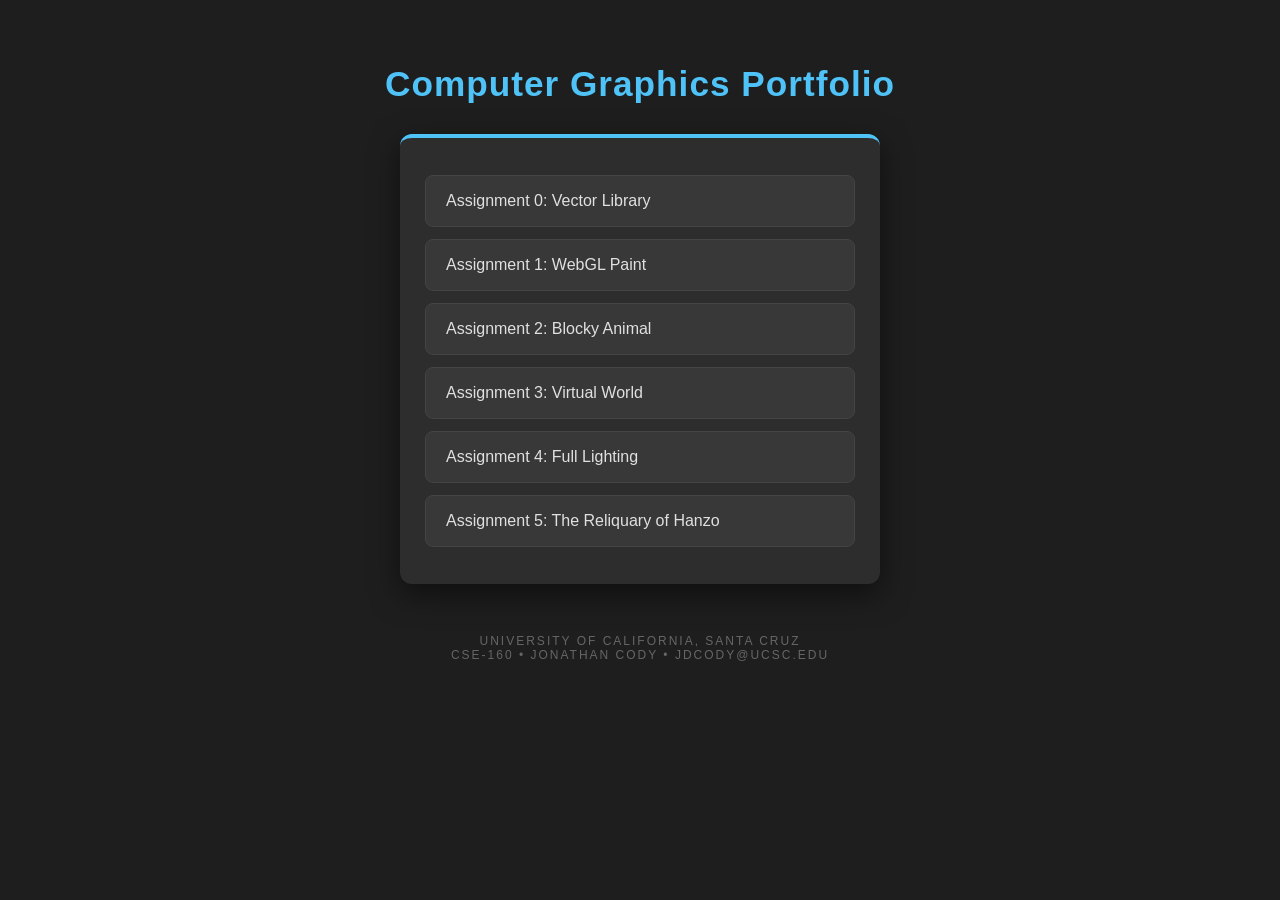
<file: index.html>
<!DOCTYPE html>
<html lang="en">
<head>
    <meta charset="UTF-8">
    <meta name="author" content="Jonathan Cody">
    <title>CSE-160: Assignments Portfolio</title>
    <style>
        body {
            font-family: 'Segoe UI', Tahoma, sans-serif;
            background-color: #1e1e1e;
            color: #e0e0e0;
            display: flex;
            flex-direction: column;
            align-items: center;
            padding: 40px 20px;
            margin: 0;
        }
        h1 {
            color: #4fc3f7;
            margin-bottom: 30px;
            font-size: 2.2rem;
            letter-spacing: 1px;
            text-align: center;
        }
        .portfolio-card {
            background-color: #2d2d2d;
            padding: 25px;
            border-radius: 12px;
            box-shadow: 0 10px 30px rgba(0, 0, 0, 0.5);
            width: 480px;
            box-sizing: border-box;
            border-top: 4px solid #4fc3f7;
        }
        ul {
            list-style: none;
            padding: 0;
            margin: 0;
        }
        li {
            margin: 12px 0;
        }
        a {
            color: #e0e0e0;
            text-decoration: none;
            display: block;
            padding: 16px 20px;
            background-color: #383838;
            border-radius: 8px;
            transition: all 0.2s ease-in-out;
            border: 1px solid #444;
            font-weight: 500;
        }
        a:hover {
            background-color: #444;
            color: #4fc3f7;
            border-color: #4fc3f7;
            transform: translateX(10px);
        }
        .footer {
            margin-top: 50px;
            font-size: 0.75rem;
            color: #666;
            text-transform: uppercase;
            letter-spacing: 2px;
            text-align: center;
        }
    </style>
</head>
<body>
    <h1>Computer Graphics Portfolio</h1>
    <div class="portfolio-card">
        <ul>
            <li><a href="asgn0/src/asgn0.html">Assignment 0: Vector Library</a></li>
            <li><a href="asgn1/src/asgn1.html">Assignment 1: WebGL Paint</a></li>
            <li><a href="asgn2/src/asgn2.html">Assignment 2: Blocky Animal</a></li>
            <li><a href="asgn3/src/asgn3.html">Assignment 3: Virtual World</a></li>
            <li><a href="asgn4/src/asgn4.html">Assignment 4: Full Lighting</a></li>
            <li><a href="asgn5/src/asgn5.html">Assignment 5: The Reliquary of Hanzo</a></li>
        </ul>
    </div>
    <div class="footer">University of California, Santa Cruz<br>CSE-160 &bull; Jonathan Cody &bull; jdcody@ucsc.edu</div>
</body>
</html>
</file>
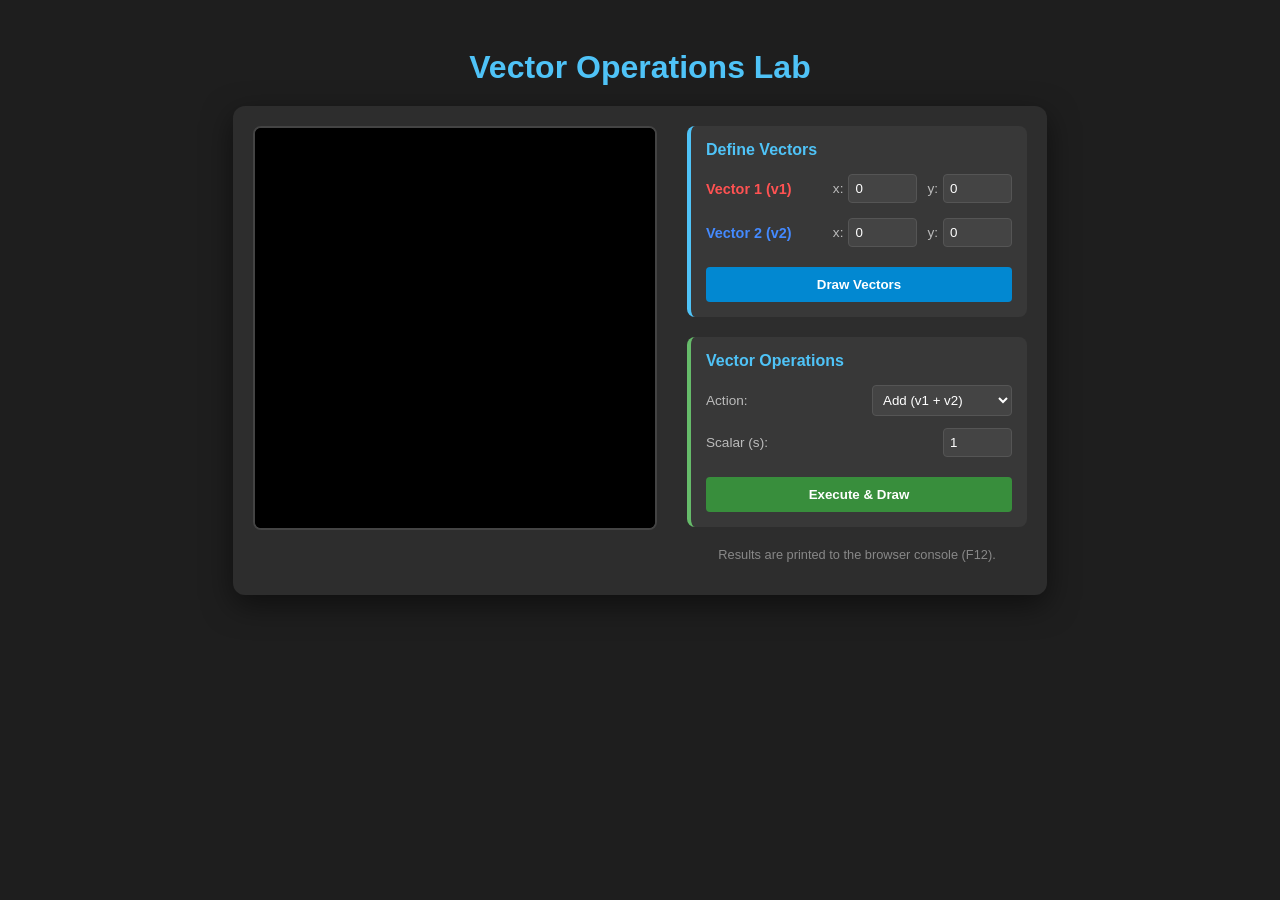
<file: asgn0/asgn0.html>
<!DOCTYPE html>
<html lang="en">
<head>
    <meta charset="utf-8" />
    <title>Assignment 0: Vector Visualizer</title>
    <style>
        body {
            font-family: 'Segoe UI', Tahoma, Geneva, Verdana, sans-serif;
            background-color: #1e1e1e;
            color: #e0e0e0;
            display: flex;
            flex-direction: column;
            align-items: center;
            padding: 20px;
        }
        h1 {
            margin-bottom: 20px;
            color: #4fc3f7;
        }
        .main-container {
            display: flex;
            gap: 30px;
            background-color: #2d2d2d;
            padding: 20px;
            border-radius: 12px;
            box-shadow: 0 10px 30px rgba(0,0,0,0.5);
            align-items: flex-start;
        }
        canvas {
            border: 2px solid #444;
            border-radius: 8px;
            background-color: #000;
        }
        .controls {
            display: flex;
            flex-direction: column;
            gap: 20px;
            min-width: 340px;
        }
        .control-group {
            background-color: #383838;
            padding: 15px;
            border-radius: 8px;
            border-left: 4px solid #4fc3f7;
        }
        .control-group h3 {
            margin-top: 0;
            margin-bottom: 15px;
            font-size: 1rem;
            color: #4fc3f7;
        }
        /* Fixed Input Row Layout */
        .vector-input-row {
            display: flex;
            align-items: center;
            justify-content: space-between;
            margin-bottom: 15px;
        }
        .label-box {
            width: 100px;
            font-size: 0.9rem;
            font-weight: bold;
        }
        .coord-inputs {
            display: flex;
            gap: 10px;
        }
        .input-item {
            display: flex;
            align-items: center;
            gap: 5px;
        }
        label {
            font-size: 0.85rem;
            color: #bbb;
        }
        input[type="number"], select {
            background-color: #444;
            border: 1px solid #555;
            color: white;
            padding: 6px;
            border-radius: 4px;
            outline: none;
            transition: border-color 0.2s, box-shadow 0.2s;
        }
        input[type="number"] {
            width: 55px;
        }
        select {
            width: 140px;
        }
        /* FIX: Ensure focused input is always on top so borders aren't hidden */
        input:focus, select:focus {
            border-color: #4fc3f7;
            box-shadow: 0 0 0 2px rgba(79, 195, 247, 0.3);
            position: relative;
            z-index: 10;
        }
        input[type="button"] {
            width: 100%;
            padding: 10px;
            border: none;
            border-radius: 4px;
            background-color: #0288d1;
            color: white;
            font-weight: bold;
            cursor: pointer;
            transition: background 0.2s;
            margin-top: 5px;
        }
        input[type="button"]:hover {
            background-color: #03a9f4;
        }
        .v1-label {
            color: #ff5252;
        }
        .v2-label {
            color: #448aff;
        }
        .op-row {
            display: flex;
            flex-direction: column;
            gap: 12px;
            margin-bottom: 15px;
        }
        .op-item {
            display: flex;
            justify-content: space-between;
            align-items: center;
        }
    </style>
</head>
<body onload="main()">
    <h1>Vector Operations Lab</h1>
    <div class="main-container">
        <canvas id="cnv1" width="400" height="400"></canvas>
        <div class="controls">
            <!-- Define Vectors Group -->
            <div class="control-group">
                <h3>Define Vectors</h3>
                <!-- Vector 1 Row -->
                <div class="vector-input-row">
                    <div class="label-box v1-label">Vector 1 (v1)</div>
                    <div class="coord-inputs">
                        <div class="input-item">
                            <label>x:</label>
                            <input type="number" id="v1x-id" value="0" step="0.1">
                        </div>
                        <div class="input-item">
                            <label>y:</label>
                            <input type="number" id="v1y-id" value="0" step="0.1">
                        </div>
                    </div>
                </div>
                <!-- Vector 2 Row -->
                <div class="vector-input-row">
                    <div class="label-box v2-label">Vector 2 (v2)</div>
                    <div class="coord-inputs">
                        <div class="input-item">
                            <label>x:</label>
                            <input type="number" id="v2x-id" value="0" step="0.1">
                        </div>
                        <div class="input-item">
                            <label>y:</label>
                            <input type="number" id="v2y-id" value="0" step="0.1">
                        </div>
                    </div>
                </div>
                <input type="button" value="Draw Vectors" onclick="handleDrawEvent()">
            </div>
            <!-- Operations Group -->
            <div class="control-group" style="border-left-color: #66bb6a;">
                <h3>Vector Operations</h3>
                <div class="op-row">
                    <div class="op-item">
                        <label>Action:</label>
                        <select id="operation-id">
                            <option value="add">Add (v1 + v2)</option>
                            <option value="sub">Subtract (v1 - v2)</option>
                            <option value="mul">Multiply</option>
                            <option value="div">Divide</option>
                            <option value="mag">Magnitude</option>
                            <option value="normal">Normalize</option>
                            <option value="between">Angle Between</option>
                            <option value="area">Area of Triangle</option>
                        </select>
                    </div>
                    <div class="op-item">
                        <label>Scalar (s):</label>
                        <input type="number" id="scalar-id" value="1" step="0.1">
                    </div>
                </div>
                <input type="button" value="Execute & Draw" onclick="handleDrawOperationEvent()" style="background-color: #388e3c;">
            </div>
            <p style="font-size: 0.8rem; color: #888; text-align: center; margin-top: 0;">
                Results are printed to the browser console (F12).
            </p>
        </div>
    </div>
    <script src="lib/cuon-matrix-cse160.js"></script>
    <script src="asgn0.js"></script>
</body>
</html>
</file>
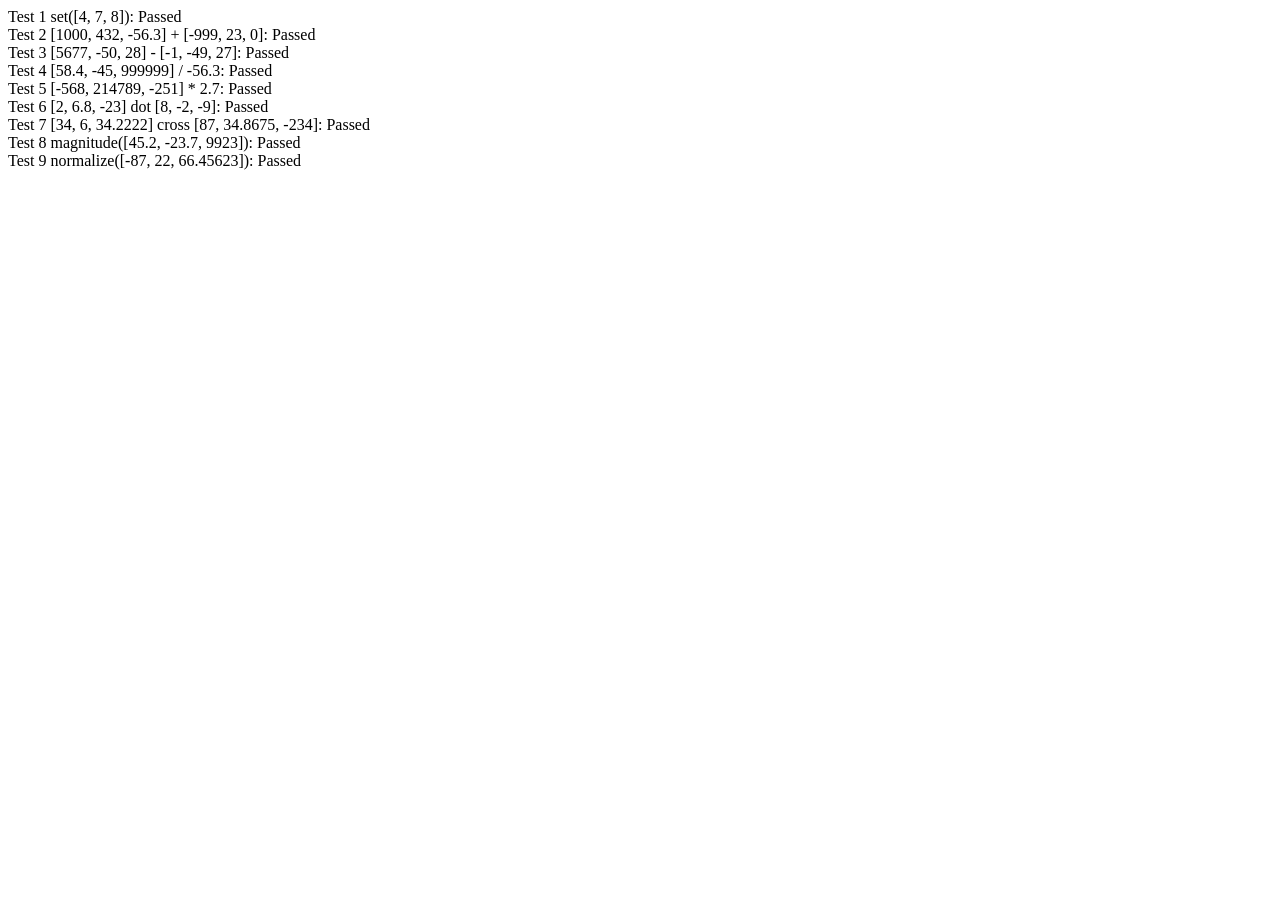
<file: asgn0/lib/vectorTests.html>
<!DOCTYPE html>
<html>

<head>
  <meta charset="UTF-8" />
  <meta name="viewport" content="width=device-width" />
  <title>Vector Tests</title>
</head>

<body>
  Test 1 set([4, 7, 8]): <span id=test1></span>
  <br>
  Test 2 [1000, 432, -56.3] + [-999, 23, 0]: <span id=test2></span>
  <br>
  Test 3 [5677, -50, 28] - [-1, -49, 27]: <span id=test3></span>
  <br>
  Test 4 [58.4, -45, 999999] / -56.3: <span id=test4></span>
  <br>
  Test 5 [-568, 214789, -251] * 2.7: <span id=test5></span>
  <br>
  Test 6 [2, 6.8, -23] dot [8, -2, -9]: <span id=test6></span>
  <br>
  Test 7 [34, 6, 34.2222] cross [87, 34.8675, -234]: <span id=test7></span>
  <br>
  Test 8 magnitude([45.2, -23.7, 9923]): <span id=test8></span>
  <br>
  Test 9 normalize([-87, 22, 66.45623]): <span id=test9></span>

  <script src="cuon-matrix-cse160.js"></script>
  <script>
    var ERROR = 0.1

    function verify(vect, sol, text) {
      passed = vect.every((val, i) => Math.abs(val - sol[i]) < ERROR)
      passed ? text.innerHTML = "Passed" : text.innerHTML = "Failed"
    }
    // Test 1 set([4, 7, 8])
    let text = document.getElementById("test1")
    let vect1 = new Vector3([0, 0, 0])
    let vect2 = new Vector3([4, 7, 8])
    vect1.set(vect2)
    let v1 = vect1.elements
    verify(v1, [4, 7, 8], text)

    // Test 2 [1000, 432, -56.3] + [-999, 23, 0]
    text = document.getElementById("test2")
    vect1 = new Vector3([1000, 432, -56.3])
    vect2 = new Vector3([-999, 23, 0])
    vect1.add(vect2)
    let v = vect1.elements
    verify(v, [1, 455, -56.3], text)

    // Test 3 [5677, -50, 28] - [-1, -49, 27]
    text = document.getElementById("test3")
    vect1 = new Vector3([5677, -50, 28])
    vect2 = new Vector3([-1, -49, 27])
    vect1.sub(vect2)
    v = vect1.elements
    verify(v, [5678, -1, 1], text)

    // Test 4 [58.4, -45, 999999] / -56.3
    text = document.getElementById("test4")
    let vect = new Vector3([58.4, -45, 999999])
    vect.div(-56.3)
    v = vect.elements
    verify(v, [-1.037300178, 0.79928952, -17761.971580817], text)

    // Test 5 [-568, 214789, -251] * 2.7
    text = document.getElementById("test5")
    vect = new Vector3([-568, 214789, -251])
    vect.mul(2.7)
    v = vect.elements
    verify(v, [-1533.6, 579930.3, -677.7], text)

    // Test 6 [2, 6.8, -23] dot [8, -2, -9]
    text = document.getElementById("test6")
    vect1 = new Vector3([2, 6.8, -23])
    vect2 = new Vector3([8, -2, -9])
    let num = Vector3.dot(vect1, vect2)
    Math.abs(num - 209.4) < ERROR ? text.innerHTML = "Passed" : text.innerHTML = "Failed"

    // Test 7 [34, 6, 34.2222] cross [87, 34.8675, -234]
    text = document.getElementById("test7")
    vect1 = new Vector3([34, 6, 34.2222])
    vect2 = new Vector3([87, 34.8675, -234])
    v = Vector3.cross(vect1, vect2).elements
    verify(v, [-2597.2425585, 10933.3314, 663.495], text)

    // Test 8 magnitude([45.2, -23.7, 9923])
    text = document.getElementById("test8")
    vect = new Vector3([45.2, -23.7, 9923])
    num = vect.magnitude()
    Math.abs(num - 9923.131246235) < ERROR ? text.innerHTML = "Passed" : text.innerHTML = "Failed"

    // Test 9 normalize([-87, 22, 66.45623])
    text = document.getElementById("test9")
    vect = new Vector3([-87, 22, 66.45623])
    v = vect.normalize().elements
    verify(v, [-0.779104913, 0.197015035, 0.595130751], text)
  </script>
</body>

</html>
</file>
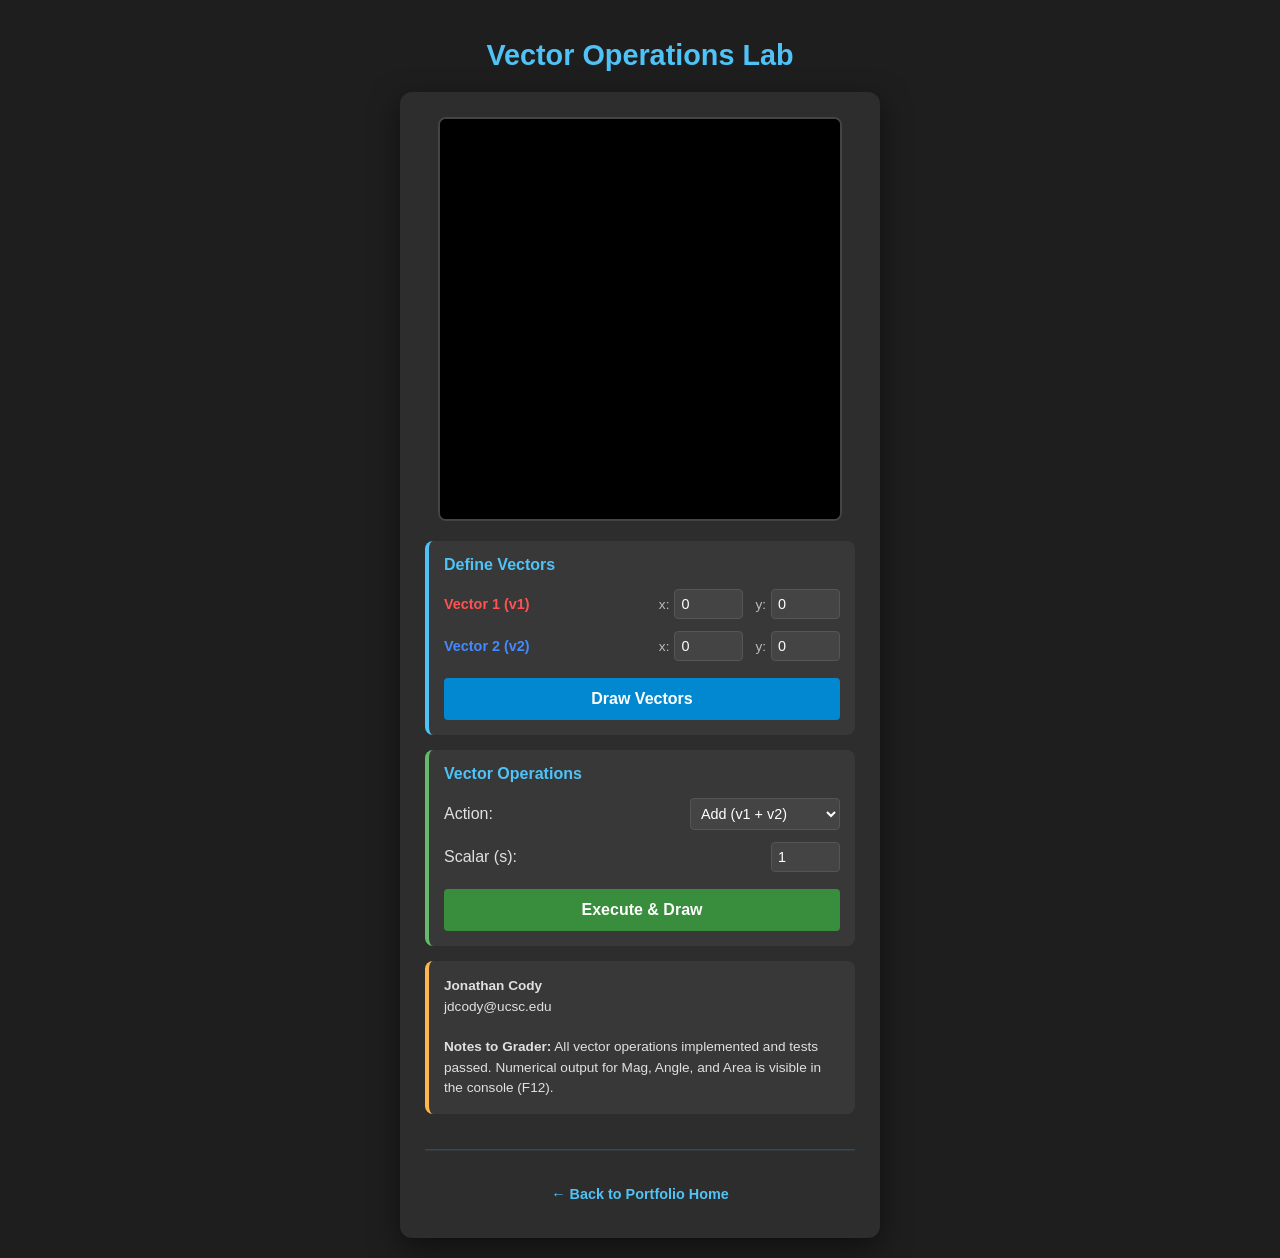
<file: asgn0/src/asgn0.html>
<!DOCTYPE html>
<html lang="en">
<head>
    <meta charset="UTF-8">
    <meta name="author" content="Jonathan Cody">
    <title>Assignment 0: Vector Library</title>
    <link rel="stylesheet" href="asgn0.css">
</head>
<body onload="main()">
    <h1>Vector Operations Lab</h1>
    <div class="main-container">
        <canvas id="cnv1" width="400" height="400"></canvas>
        <div class="controls">
            <div class="control-group">
                <h3>Define Vectors</h3>
                <div class="vector-input-row">
                    <div class="label-box v1-label">Vector 1 (v1)</div>
                    <div class="coord-inputs">
                        <div class="input-item">
                            <label>x:</label>
                            <input type="number" id="v1x-id" value="0" step="0.1">
                        </div>
                        <div class="input-item">
                            <label>y:</label>
                            <input type="number" id="v1y-id" value="0" step="0.1">
                        </div>
                    </div>
                </div>
                <div class="vector-input-row">
                    <div class="label-box v2-label">Vector 2 (v2)</div>
                    <div class="coord-inputs">
                        <div class="input-item">
                            <label>x:</label>
                            <input type="number" id="v2x-id" value="0" step="0.1">
                        </div>
                        <div class="input-item">
                            <label>y:</label>
                            <input type="number" id="v2y-id" value="0" step="0.1">
                        </div>
                    </div>
                </div>
                <button type="button" onclick="handleDrawEvent()">Draw Vectors</button>
            </div>
            <div class="control-group" style="border-left-color: #66bb6a;">
                <h3>Vector Operations</h3>
                <div class="op-row">
                    <div class="op-item">
                        <label>Action:</label>
                        <select id="operation-id">
                            <option value="add">Add (v1 + v2)</option>
                            <option value="sub">Subtract (v1 - v2)</option>
                            <option value="mul">Multiply</option>
                            <option value="div">Divide</option>
                            <option value="mag">Magnitude</option>
                            <option value="normal">Normalize</option>
                            <option value="between">Angle Between</option>
                            <option value="area">Area of Triangle</option>
                        </select>
                    </div>
                    <div class="op-item">
                        <label>Scalar (s):</label>
                        <input type="number" id="scalar-id" value="1" step="0.1">
                    </div>
                </div>
                <button type="button" class="btn-execute" onclick="handleDrawOperationEvent()">Execute & Draw</button>
            </div>
            <div class="control-group info-card">
                <strong>Jonathan Cody</strong><br>
                jdcody@ucsc.edu<br><br>
                <strong>Notes to Grader:</strong> All vector operations implemented and tests passed. Numerical output for Mag, Angle, and Area is visible in the console (F12).
            </div>
            <hr class="card-divider">
            <div class="home-link-container">
                <a href="../../index.html" class="home-link">&larr; Back to Portfolio Home</a>
            </div>
        </div>
    </div>
    <script src="../lib/cuon-matrix-cse160.js"></script>
    <script src="asgn0.js"></script>
</body>
</html>
</file>
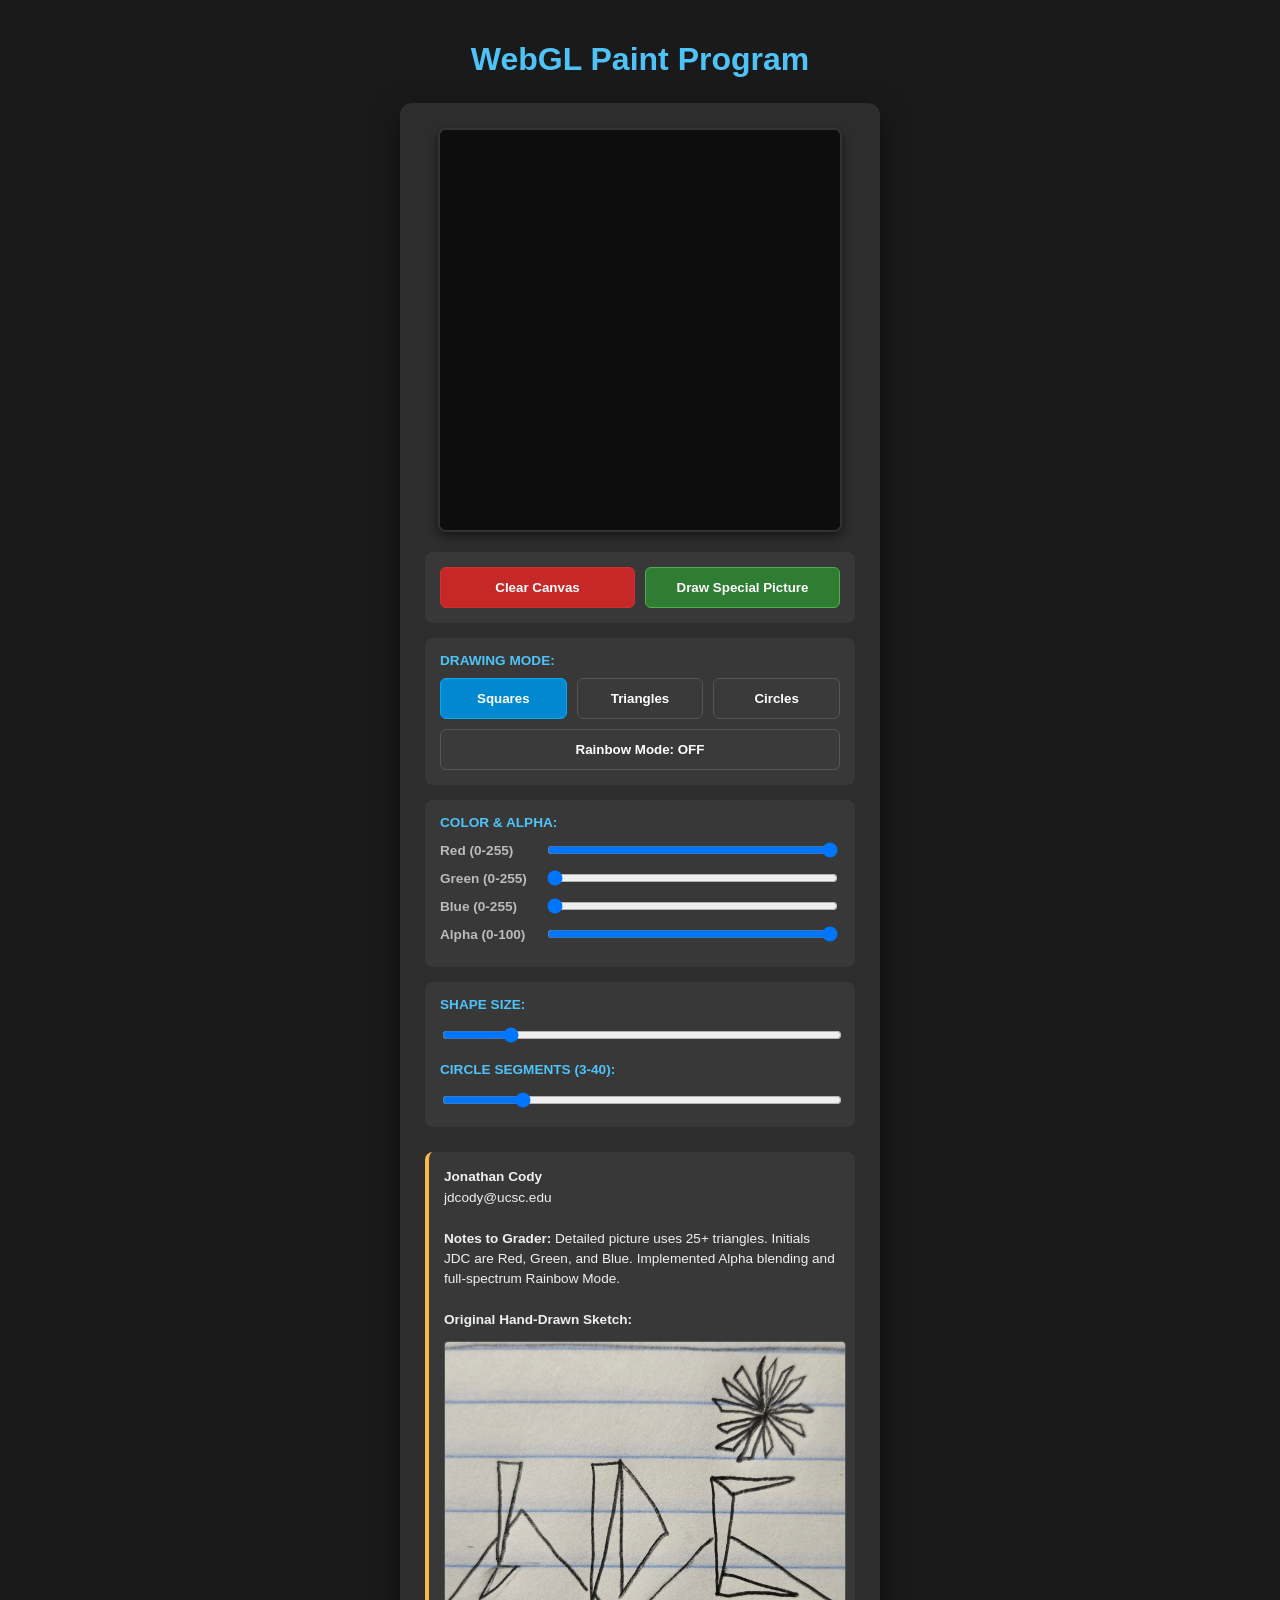
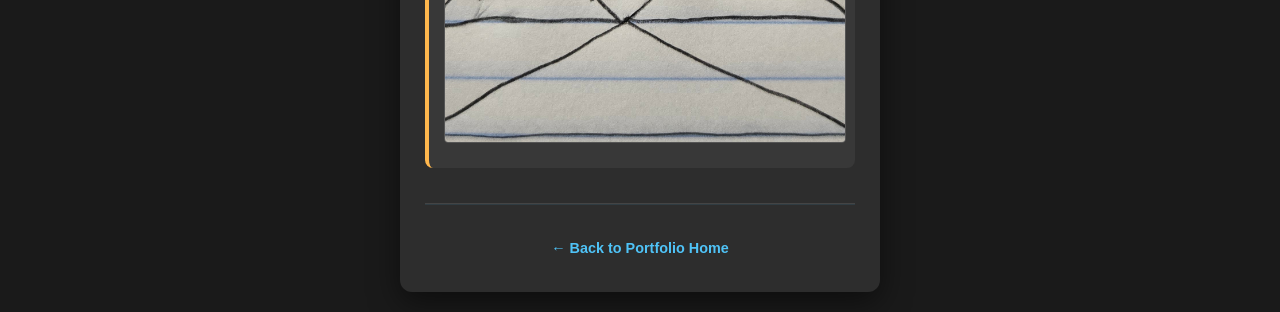
<file: asgn1/src/asgn1.html>
<!DOCTYPE html>
<html lang="en">
<head>
    <meta charset="UTF-8">
    <meta name="author" content="Jonathan Cody">
    <title>Assignment 1: WebGL Paint</title>
    <link rel="stylesheet" href="asgn1.css">
</head>
<body onload="main()">
    <h1>WebGL Paint Program</h1>
    <div class="main-container">
        <!-- Canvas at the top of the card -->
        <canvas id="webgl" width="400" height="400">
            Please use a browser that supports "canvas"
        </canvas>
        <!-- UI Controls Stacked below -->
        <div class="controls">
            <section>
                <div class="button-group">
                    <button id="clearButton">Clear Canvas</button>
                    <button id="drawPictureButton">Draw Special Picture</button>
                </div>
            </section>
            <section>
                <div class="label">Drawing Mode:</div>
                <div class="button-group">
                    <button id="squareButton" class="active-btn">Squares</button>
                    <button id="triangleButton">Triangles</button>
                    <button id="circleButton">Circles</button>
                </div>
                <div class="button-group" style="margin-top: 10px;">
                    <button id="rainbowButton" class="toggle-btn">Rainbow Mode: OFF</button>
                </div>
            </section>
            <section>
                <div class="label">Color & Alpha:</div>
                <div class="slider-row">
                    <span>Red (0-255)</span> 
                    <input type="range" id="redSlider" min="0" max="255" value="255">
                </div>
                <div class="slider-row">
                    <span>Green (0-255)</span> 
                    <input type="range" id="greenSlider" min="0" max="255" value="0">
                </div>
                <div class="slider-row">
                    <span>Blue (0-255)</span> 
                    <input type="range" id="blueSlider" min="0" max="255" value="0">
                </div>
                <div class="slider-row">
                    <span>Alpha (0-100)</span> 
                    <input type="range" id="alphaSlider" min="0" max="100" value="100">
                </div>
            </section>
            <section>
                <div class="label">Shape Size:</div>
                <input type="range" id="sizeSlider" min="5" max="100" value="20" class="full-slider">
                <div class="label" style="margin-top: 15px;">Circle Segments (3-40):</div>
                <input type="range" id="segmentSlider" min="3" max="40" value="10" class="full-slider">
            </section>
            <!-- Bottom Contact Info -->
            <div class="info-card">
                <strong>Jonathan Cody</strong><br>
                jdcody@ucsc.edu<br><br>
                <strong>Notes to Grader:</strong> Detailed picture uses 25+ triangles. Initials JDC are Red, Green, and Blue. Implemented Alpha blending and full-spectrum Rainbow Mode.<br><br>
                <strong>Original Hand-Drawn Sketch:</strong><br>
                <!-- Add the image here -->
                <img src="drawing.jpg" id="drawing" alt="Reference Drawing">
            </div>
            <hr class="card-divider">
            <!-- Navigation outside the info-card -->
            <div class="home-link-container">
                <a href="../../index.html" class="home-link">&larr; Back to Portfolio Home</a>
            </div>
        </div>
    </div>
    <!-- Libraries -->
    <script src="../lib/webgl-utils.js"></script>
    <script src="../lib/webgl-debug.js"></script>
    <script src="../lib/cuon-utils.js"></script>
    <!-- Shape Classes -->
    <script src="Point.js"></script>
    <script src="Triangle.js"></script>
    <script src="Circle.js"></script>
    <!-- Main -->
    <script src="asgn1.js"></script>
</body>
</html>
</file>
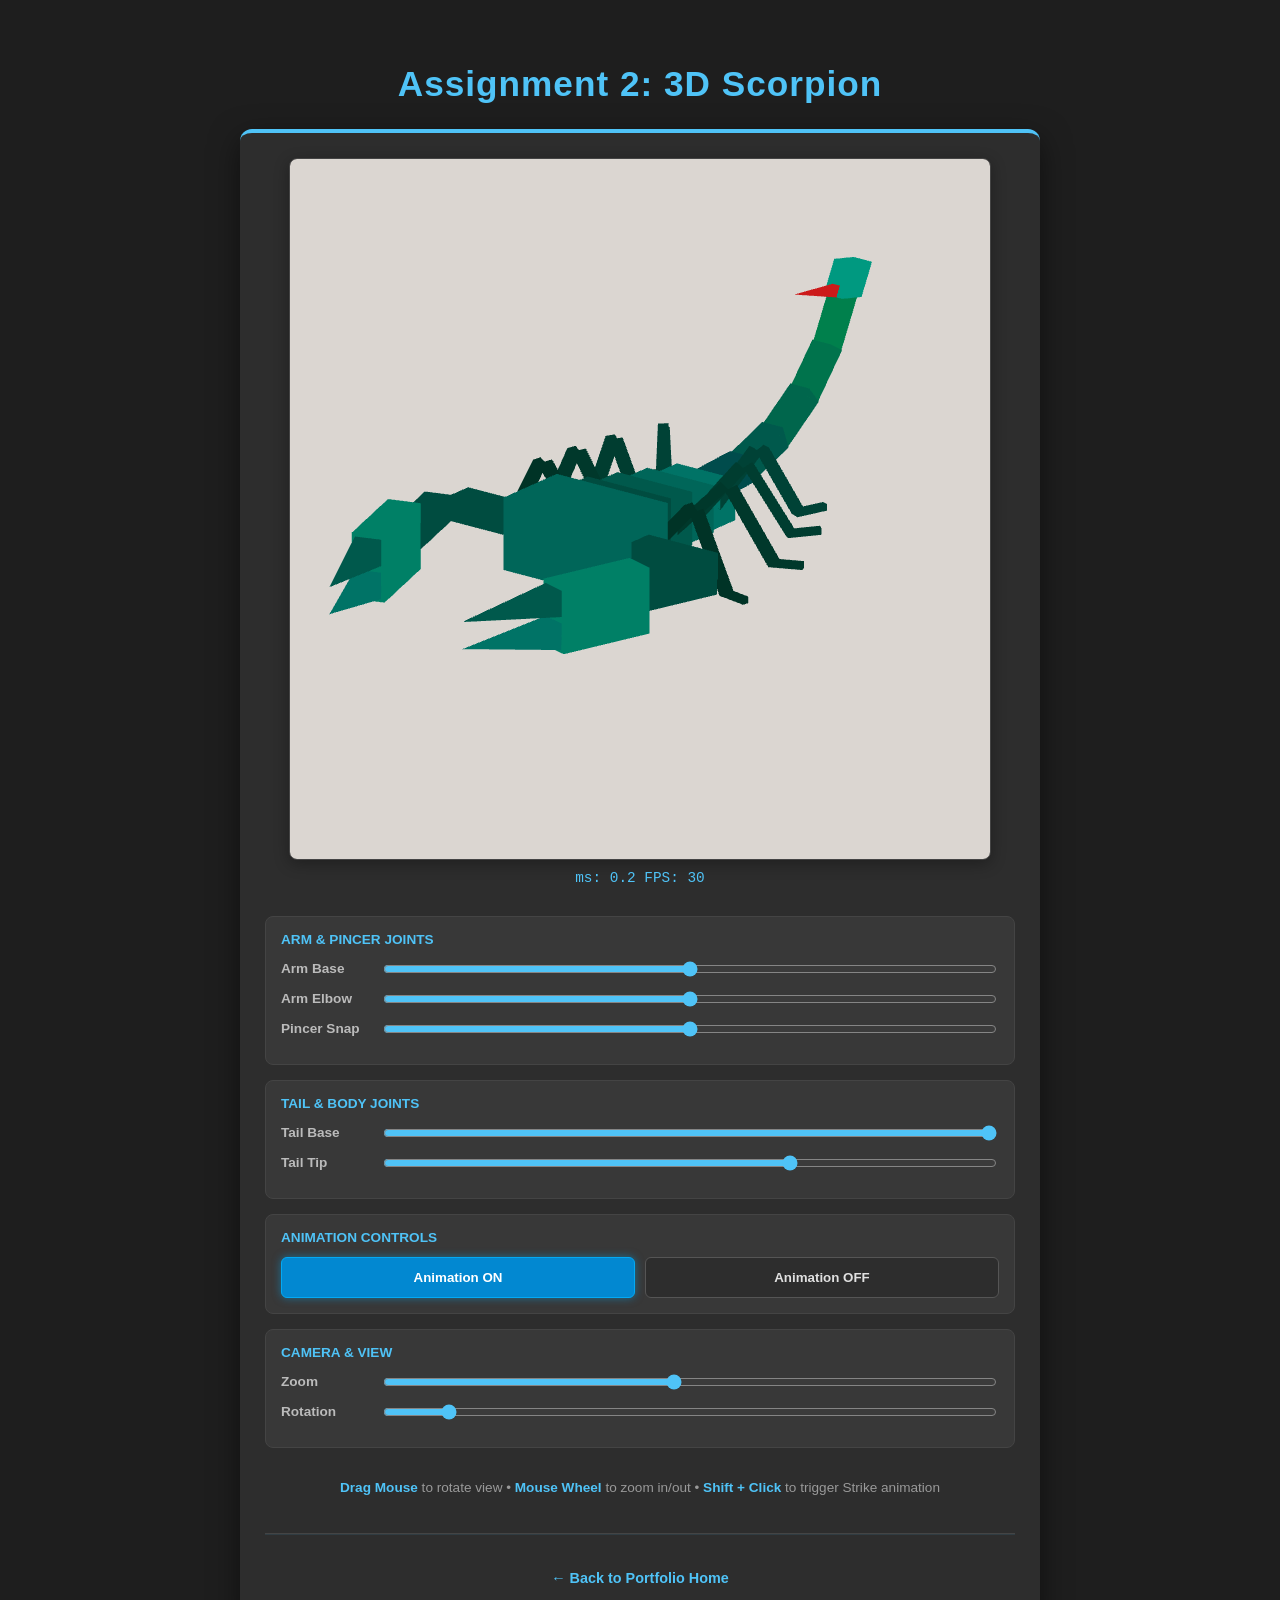
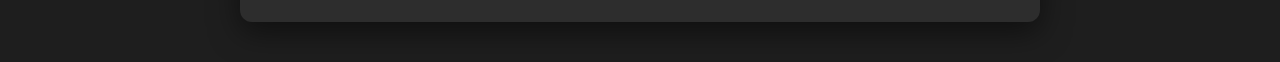
<file: asgn2/src/asgn2.html>
<!DOCTYPE html>
<html lang="en">
<head>
    <meta charset="UTF-8" />
    <title>Assignment 2: Scorpion</title>
    <link rel="stylesheet" href="asgn2.css">
</head>
<body onload="main()">
    <h1>Assignment 2: 3D Scorpion</h1>
    <div class="main-container">
        <!-- Top: Canvas and Stats -->
        <canvas id="webgl" width="700" height="700"></canvas>
        <p id="perf">FPS: 0</p>
        <!-- Bottom: Controls Area -->
        <div class="controls">
            <section>
                <span class="label-title">Arm & Pincer Joints</span>
                <div class="control-row">
                    <span>Arm Base</span>
                    <input type="range" id="armBase" min="-45" max="45" value="0" />
                </div>
                <div class="control-row">
                    <span>Arm Elbow</span>
                    <input type="range" id="armElbow" min="-30" max="30" value="0" />
                </div>
                <div class="control-row">
                    <span>Pincer Snap</span>
                    <input type="range" id="pincer" min="-15" max="15" value="0" />
                </div>
            </section>
            <section>
                <span class="label-title">Tail & Body Joints</span>
                <div class="control-row">
                    <span>Tail Base</span>
                    <input type="range" id="tail1" min="-45" max="0" value="0" />
                </div>
                <div class="control-row">
                    <span>Tail Tip</span>
                    <input type="range" id="tail2" min="-30" max="15" value="0" />
                </div>
            </section>
            <section>
                <span class="label-title">Animation Controls</span>
                <div class="button-row">
                    <button id="animOn" class="active-btn">Animation ON</button>
                    <button id="animOff">Animation OFF</button>
                </div>
            </section>
            <section>
                <span class="label-title">Camera & View</span>
                <div class="control-row">
                    <span>Zoom</span>
                    <input type="range" id="zoomSlider" min="10" max="200" value="100" />
                </div>
                <div class="control-row">
                    <span>Rotation</span>
                    <input type="range" id="angleSlider" min="0" max="360" value="35" />
                </div>
            </section>
            <div class="tip">
                <b>Drag Mouse</b> to rotate view &bull; <b>Mouse Wheel</b> to zoom in/out &bull; <b>Shift + Click</b> to trigger Strike animation
            </div>
            <hr class="card-divider">
            <!-- Navigation outside the info-card -->
            <div class="home-link-container">
                <a href="../../index.html" class="home-link">&larr; Back to Portfolio Home</a>
            </div>
        </div>
    </div>
    <!-- Scripts -->
    <script src="../lib/cuon-utils.js"></script>
    <script src="../lib/cuon-matrix-cse160.js"></script>
    <script src="../lib/webgl-utils.js"></script>
    <script src="../lib/webgl-debug.js"></script>
    <script src="Cube.js"></script>
    <script src="Pyramid.js"></script>
    <script src="asgn2.js"></script>
</body>
</html>
</file>
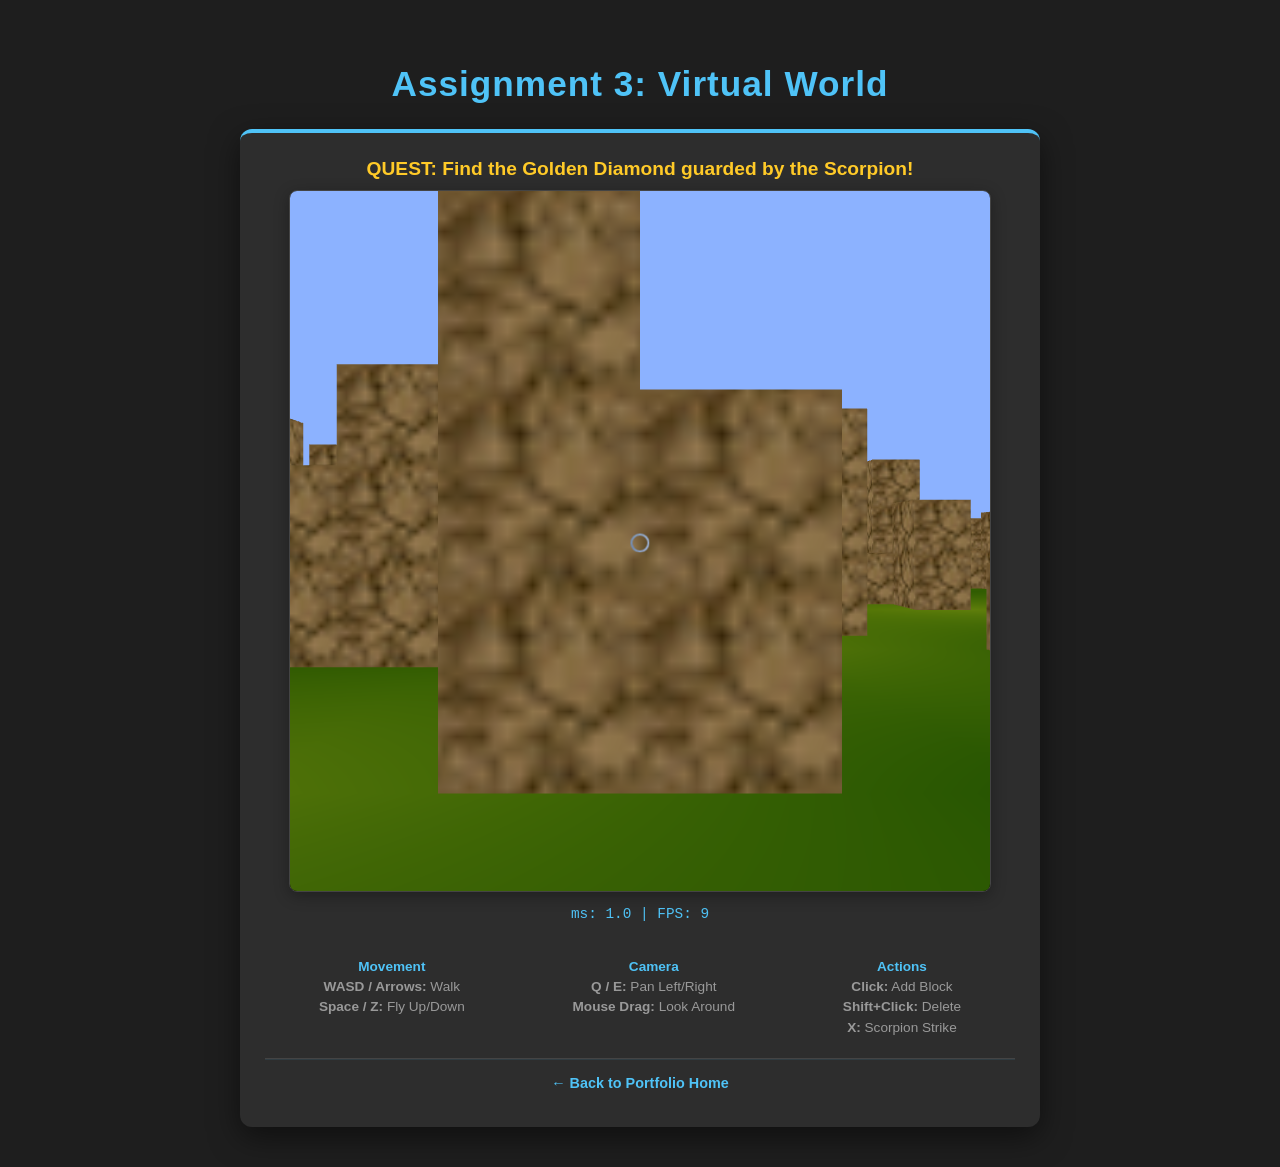
<file: asgn3/src/asgn3.html>
<!DOCTYPE html>
<html lang="en">
<head>
    <meta charset="UTF-8">
    <title>Assignment 3: Virtual World</title>
    <link rel="stylesheet" href="asgn3.css">
</head>
<body onload="main()">
    <h1>Assignment 3: Virtual World</h1>
    <div class="main-container">
        <div id="game-ui" style="color: #ffca28; font-weight: bold; font-size: 1.2rem; margin-bottom: 10px; text-align: center;">
            QUEST: Find the Golden Diamond guarded by the Scorpion!
        </div>
        <div style="position: relative;">
            <canvas id="webgl" width="700" height="700"></canvas>
            <div style="position: absolute; top: 50%; left: 50%; width: 15px; height: 15px; 
                        border: 2px solid white; border-radius: 50%; transform: translate(-50%, -50%); 
                        pointer-events: none; mix-blend-mode: difference;"></div>
        </div>
        <p id="perf">ms: 0.0 | FPS: 0</p>
        <div class="controls">
            <div class="tip">
                <div style="display: flex; justify-content: space-around; margin-bottom: 10px;">
                    <div>
                        <b style="color: #4fc3f7;">Movement</b><br>
                        <strong>WASD / Arrows:</strong> Walk<br>
                        <strong>Space / Z:</strong> Fly Up/Down
                    </div>
                    <div>
                        <b style="color: #4fc3f7;">Camera</b><br>
                        <strong>Q / E:</strong> Pan Left/Right<br>
                        <strong>Mouse Drag:</strong> Look Around
                    </div>
                    <div>
                        <b style="color: #4fc3f7;">Actions</b><br>
                        <strong>Click:</strong> Add Block<br>
                        <strong>Shift+Click:</strong> Delete<br>
                        <strong>X:</strong> Scorpion Strike
                    </div>
                </div>
            </div>
            <hr class="card-divider">
            <div class="home-link-container">
                <a href="../../index.html" class="home-link">&larr; Back to Portfolio Home</a>
            </div>
        </div>
    </div>
    <script src="../lib/cuon-utils.js"></script>
    <script src="../lib/cuon-matrix-cse160.js"></script>
    <script src="Camera.js"></script>
    <script src="Cube.js"></script>
    <script src="Pyramid.js"></script>
    <script src="asgn3.js"></script>
</body>
</html>
</file>
<file: asgn0/src/asgn0.css>
body {
    font-family: 'Segoe UI', Tahoma, sans-serif;
    background-color: #1e1e1e;
    color: #e0e0e0;
    display: flex;
    flex-direction: column;
    align-items: center;
    padding: 20px;
    margin: 0;
}
h1 {
    margin-bottom: 20px;
    color: #4fc3f7;
    font-size: 1.8rem;
}
.main-container {
    display: flex;
    flex-direction: column;
    align-items: center;
    gap: 20px;
    background-color: #2d2d2d;
    padding: 25px;
    border-radius: 12px;
    box-shadow: 0 10px 30px rgba(0, 0, 0, 0.5);
    width: 480px;
    box-sizing: border-box;
}
canvas {
    border: 2px solid #444;
    border-radius: 8px;
    background-color: #000;
}
.controls {
    display: flex;
    flex-direction: column;
    gap: 15px;
    width: 100%;
}
.control-group {
    background-color: #383838;
    padding: 15px;
    border-radius: 8px;
    border-left: 4px solid #4fc3f7;
}
.control-group h3 {
    margin: 0 0 15px 0;
    font-size: 1rem;
    color: #4fc3f7;
}
.vector-input-row {
    display: flex;
    align-items: center;
    justify-content: space-between;
    margin-bottom: 12px;
}
.label-box {
    width: 110px;
    font-size: 0.9rem;
    font-weight: bold;
}
.coord-inputs {
    display: flex;
    gap: 12px;
}
.input-item {
    display: flex;
    align-items: center;
    gap: 5px;
}
.input-item label {
    font-size: 0.85rem;
    color: #bbb;
}
input[type="number"], select {
    background-color: #444;
    border: 1px solid #555;
    color: white;
    padding: 6px;
    border-radius: 4px;
    outline: none;
    font-size: 0.9rem;
}
input[type="number"] {
    width: 55px;
}
select {
    width: 150px;
}
input:focus, select:focus {
    border-color: #4fc3f7;
    box-shadow: 0 0 0 2px rgba(79, 195, 247, 0.3);
    position: relative;
    z-index: 10;
}
button {
    width: 100%;
    padding: 12px;
    border: none;
    border-radius: 4px;
    background-color: #0288d1;
    color: white;
    font-weight: bold;
    cursor: pointer;
    transition: background 0.2s;
    margin-top: 5px;
    font-size: 1rem;
}
button:hover {
    background-color: #03a9f4;
}
.btn-execute {
    background-color: #388e3c;
}
.btn-execute:hover {
    background-color: #4caf50;
}
.v1-label {
    color: #ff5252;
}
.v2-label {
    color: #448aff;
}
.op-row {
    display: flex;
    flex-direction: column;
    gap: 12px;
    margin-bottom: 12px;
}
.op-item {
    display: flex;
    justify-content: space-between;
    align-items: center;
}
.info-card {
    border-left-color: #ffb74d !important;
    font-size: 0.85rem;
    line-height: 1.5;
}
/**
 * Bottom Navigation and Divider Styling
 */
.card-divider {
    border: 0;
    height: 1px;
    background-color: #444; /* Slightly darker to blend with background */
    margin: 20px 0 15px 0;
    /* Subtle blue glow to match the header theme */
    box-shadow: 0 1px 0 rgba(79, 195, 247, 0.1);
}
.home-link-container {
    text-align: center;
    margin-top: 5px;
    padding-bottom: 10px; /* Extra padding at the very bottom of the card */
}
.home-link {
    color: #4fc3f7; /* Primary theme blue */
    text-decoration: none;
    font-weight: bold;
    font-size: 0.9rem;
    transition: all 0.2s ease-in-out;
    display: inline-block;
}
.home-link:hover {
    color: #e1f5fe; /* Requested Light Blue hover state */
    text-decoration: underline;
    text-shadow: 0 0 10px rgba(225, 245, 254, 0.4);
    transform: translateY(-1px); /* Subtle lift effect */
}
</file>
<file: asgn1/src/asgn1.css>
body {
    background-color: #1a1a1a;
    color: #f0f0f0;
    font-family: 'Segoe UI', Tahoma, sans-serif;
    display: flex;
    flex-direction: column;
    align-items: center;
    padding: 20px;
    margin: 0;
}
h1 {
    margin-bottom: 25px;
    color: #4fc3f7;
}
.main-container {
    display: flex;
    flex-direction: column;
    align-items: center;
    gap: 20px;
    background-color: #2d2d2d;
    padding: 25px;
    border-radius: 12px;
    box-shadow: 0 10px 30px rgba(0, 0, 0, 0.5);
    width: 480px;
    box-sizing: border-box;
}
canvas {
    background-color: #000;
    border: 2px solid #333;
    border-radius: 8px;
    cursor: crosshair;
    box-shadow: 0 4px 10px rgba(0,0,0,0.5);
}
.controls {
    width: 100%;
    display: flex;
    flex-direction: column;
    gap: 15px;
}
section {
    background-color: #383838;
    padding: 15px;
    border-radius: 8px;
    box-sizing: border-box;
}
.label {
    font-weight: bold;
    font-size: 0.85rem;
    color: #4fc3f7;
    text-transform: uppercase;
    margin-bottom: 10px;
    display: block;
}
.slider-row {
    display: flex;
    align-items: center;
    justify-content: space-between;
    margin: 8px 0;
    gap: 15px;
}
.slider-row span {
    font-size: 0.85rem;
    font-weight: bold;
    min-width: 90px;
    color: #bbb;
}
input[type="range"] {
    flex: 1;
    cursor: pointer;
}
/* Add this to asgn1.css */
input[type="range"]:disabled {
    cursor: not-allowed;
    opacity: 0.4;
    filter: grayscale(1);
}
/* Optional: dim the text label as well when disabled */
input[type="range"]:disabled + span,
.slider-row:has(input:disabled) span {
    color: #666;
}
.full-slider {
    width: 100%;
    margin-top: 5px;
}
.button-group {
    display: flex;
    flex-wrap: wrap;
    gap: 10px;
}
button {
    flex: 1;
    min-width: 80px;
    padding: 12px;
    cursor: pointer;
    background: #3a3a3a;
    color: white;
    border: 1px solid #555;
    border-radius: 6px;
    font-weight: bold;
    transition: all 0.2s ease;
}
button:hover {
    background: #4a4a4a;
    border-color: #888;
}
#clearButton {
    background: #c62828;
    border-color: #d32f2f;
}
#clearButton:hover {
    background: #d32f2f;
    transform: translateY(-1px);
    box-shadow: 0 4px 12px rgba(198, 40, 40, 0.4);
}
#drawPictureButton {
    background: #2e7d32;
    border-color: #4caf50;
}
#drawPictureButton:hover {
    background: #388e3c;
    transform: translateY(-1px);
    box-shadow: 0 4px 12px rgba(76, 175, 80, 0.4);
}
.active-btn {
    background: #0288d1 !important;
    border-color: #03a9f4;
}
.rainbow-on {
    background: linear-gradient(to right, 
        #ff0000, #ff7f00, #ffff00, #00ff00, #0000ff, #4b0082, #8b00ff
    ) !important;
    border-color: #fff !important;
    color: white !important;
    text-shadow: 1px 1px 2px black;
}
#drawing {
    width: 400px;
    height: 400px;
    display: block;
    margin: 10px auto; /* Centers the image within the card */
    border: 1px solid #555;
    border-radius: 4px;
    object-fit: cover; /* Ensures the sketch fills the 400x400 area neatly */
    background-color: #fff; /* White background for the sketch to pop */
}
.info-card {
    background-color: #383838;
    padding: 15px;
    border-radius: 8px;
    border-left: 4px solid #ffb74d;
    font-size: 0.85rem;
    line-height: 1.5;
    margin-top: 10px;
}
/**
 * Bottom Navigation and Divider Styling
 */

.card-divider {
    border: 0;
    height: 1px;
    background-color: #444; /* Slightly darker to blend with background */
    margin: 20px 0 15px 0;
    /* Subtle blue glow to match the header theme */
    box-shadow: 0 1px 0 rgba(79, 195, 247, 0.1);
}

.home-link-container {
    text-align: center;
    margin-top: 5px;
    padding-bottom: 10px; /* Extra padding at the very bottom of the card */
}

.home-link {
    color: #4fc3f7; /* Primary theme blue */
    text-decoration: none;
    font-weight: bold;
    font-size: 0.9rem;
    transition: all 0.2s ease-in-out;
    display: inline-block;
}

.home-link:hover {
    color: #e1f5fe; /* Requested Light Blue hover state */
    text-decoration: underline;
    text-shadow: 0 0 10px rgba(225, 245, 254, 0.4);
    transform: translateY(-1px); /* Subtle lift effect */
}
</file>
<file: asgn2/src/asgn2.css>
/* --- Global Styles --- */
body {
    background-color: #1e1e1e;
    color: #e0e0e0;
    font-family: 'Segoe UI', Tahoma, sans-serif;
    display: flex;
    flex-direction: column;
    align-items: center;
    padding: 40px 20px;
    margin: 0;
}
h1 {
    color: #4fc3f7;
    margin-bottom: 25px;
    font-size: 2.2rem;
    letter-spacing: 1px;
    text-align: center;
}
.main-container {
    background-color: #2d2d2d;
    padding: 25px;
    border-radius: 12px;
    box-shadow: 0 10px 30px rgba(0, 0, 0, 0.5);
    display: flex;
    flex-direction: column; /* Moves controls underneath */
    align-items: center;
    border-top: 4px solid #4fc3f7;
    width: 750px; /* Adjusted to fit 700px canvas + padding */
}
#webgl {
    border: 1px solid #444;
    background: #000;
    border-radius: 8px;
    box-shadow: 0 4px 15px rgba(0,0,0,0.3);
    cursor: crosshair;
}
#perf {
    margin: 10px 0;
    font-family: 'Courier New', Courier, monospace;
    font-size: 0.9rem;
    color: #4fc3f7;
}
.controls {
    width: 100%;
    margin-top: 20px;
    display: flex;
    flex-direction: column;
    gap: 15px;
}
section {
    background-color: #383838;
    padding: 15px;
    border-radius: 8px;
    border: 1px solid #444;
}
.label-title {
    font-weight: bold;
    font-size: 0.85rem;
    color: #4fc3f7;
    text-transform: uppercase;
    margin-bottom: 12px;
    display: block;
}
.control-row {
    display: flex;
    align-items: center;
    justify-content: space-between;
    margin-bottom: 10px;
}
.control-row span {
    font-size: 0.9rem;
    color: #bbb;
    min-width: 100px;
}
input[type="range"] {
    flex: 1;
    cursor: pointer;
    accent-color: #4fc3f7;
}
.button-row {
    display: flex;
    gap: 10px;
}

button {
    flex: 1;
    padding: 12px;
    border: 1px solid #555;
    background: #2d2d2d;
    color: #e0e0e0;
    border-radius: 6px;
    font-weight: bold;
    cursor: pointer;
    transition: all 0.2s ease;
}
button:hover {
    background-color: #444;
    border-color: #4fc3f7;
    color: #4fc3f7;
}
.tip {
    font-size: 0.85rem;
    line-height: 1.5;
    color: #999;
    text-align: center;
    padding-top: 15px;
    width: 100%;
}
.tip b {
    color: #4fc3f7;
}
.active-btn {
    background-color: #0288d1 !important;
    border-color: #03a9f4 !important;
    color: white !important;
    box-shadow: 0 0 8px rgba(3, 169, 244, 0.5);
}
.control-row span {
    font-size: 0.85rem;
    color: #bbb;
    font-weight: bold;
}
.card-divider {
    border: 0;
    height: 1px;
    background-color: #444;
    margin: 20px 0 15px 0;
    box-shadow: 0 1px 0 rgba(79, 195, 247, 0.1);
}
.home-link-container {
    text-align: center;
    margin-top: 5px;
    padding-bottom: 10px;
}
.home-link {
    color: #4fc3f7;
    text-decoration: none;
    font-weight: bold;
    font-size: 0.9rem;
    transition: all 0.2s ease-in-out;
    display: inline-block;
}
.home-link:hover {
    color: #e1f5fe;
    text-decoration: underline;
    text-shadow: 0 0 10px rgba(225, 245, 254, 0.4);
    transform: translateY(-1px);
}
</file>
<file: asgn3/src/asgn3.css>
body {
    background-color: #1e1e1e;
    color: #e0e0e0;
    font-family: 'Segoe UI', Tahoma, sans-serif;
    display: flex;
    flex-direction: column;
    align-items: center;
    padding: 40px 20px;
    margin: 0;
}
h1 {
    color: #4fc3f7;
    margin-bottom: 25px;
    font-size: 2.2rem;
    letter-spacing: 1px;
    text-align: center;
}
.main-container {
    background-color: #2d2d2d;
    padding: 25px;
    border-radius: 12px;
    box-shadow: 0 10px 30px rgba(0, 0, 0, 0.5);
    display: flex;
    flex-direction: column;
    align-items: center;
    border-top: 4px solid #4fc3f7;
    width: 750px;
}
#webgl {
    border: 1px solid #444;
    background: #000;
    border-radius: 8px;
    box-shadow: 0 4px 15px rgba(0,0,0,0.3);
    cursor: crosshair;
}
#perf {
    margin: 10px 0;
    font-family: 'Courier New', Courier, monospace;
    font-size: 0.9rem;
    color: #4fc3f7;
}
.controls {
    width: 100%;
    margin-top: 20px;
}
.tip {
    font-size: 0.85rem;
    line-height: 1.5;
    color: #999;
    text-align: center;
    padding-top: 5px;
}
.card-divider {
    border: 0;
    height: 1px;
    background-color: #444;
    margin: 20px 0 15px 0;
    box-shadow: 0 1px 0 rgba(79, 195, 247, 0.1);
}
.home-link-container {
    text-align: center;
    margin-top: 5px;
    padding-bottom: 10px;
}
.home-link {
    color: #4fc3f7;
    text-decoration: none;
    font-weight: bold;
    font-size: 0.9rem;
    transition: all 0.2s ease-in-out;
    display: inline-block;
}
.home-link:hover {
    color: #e1f5fe;
    text-decoration: underline;
    text-shadow: 0 0 10px rgba(225, 245, 254, 0.4);
    transform: translateY(-1px);
}
</file>
